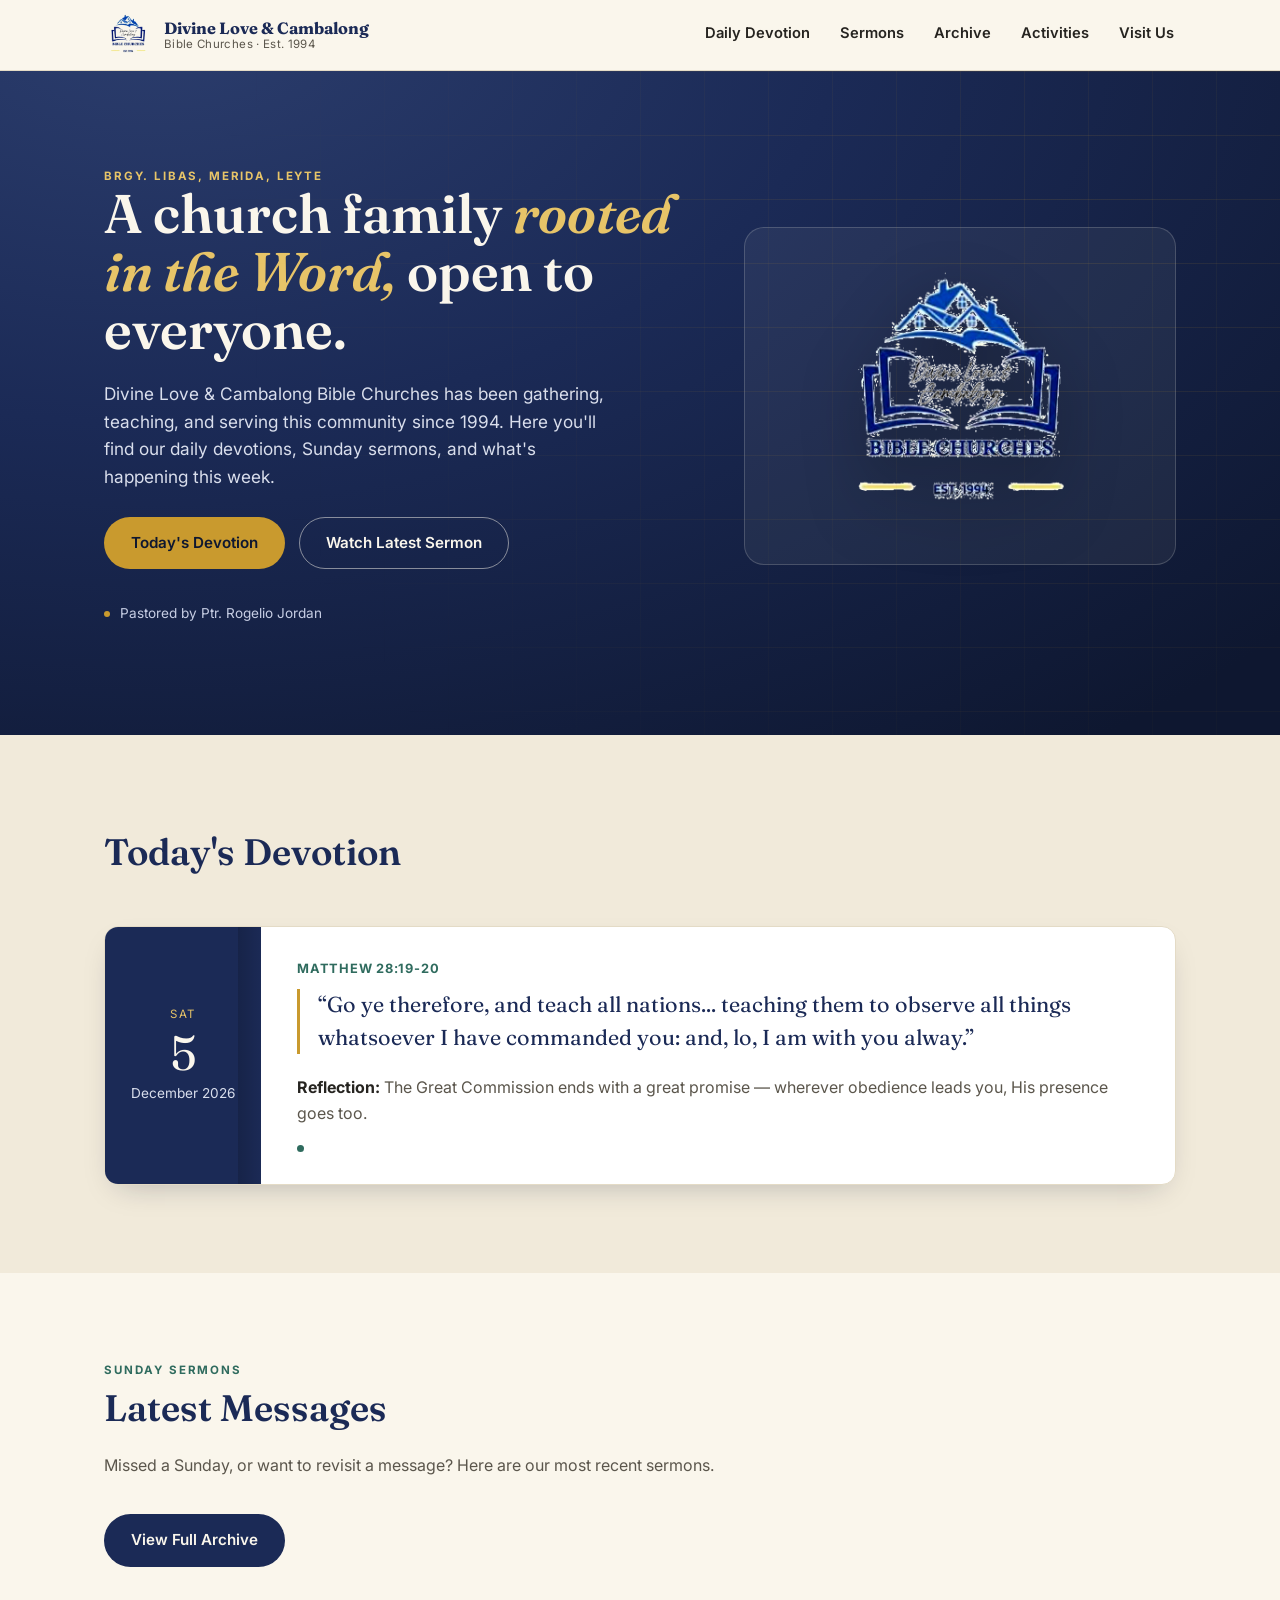
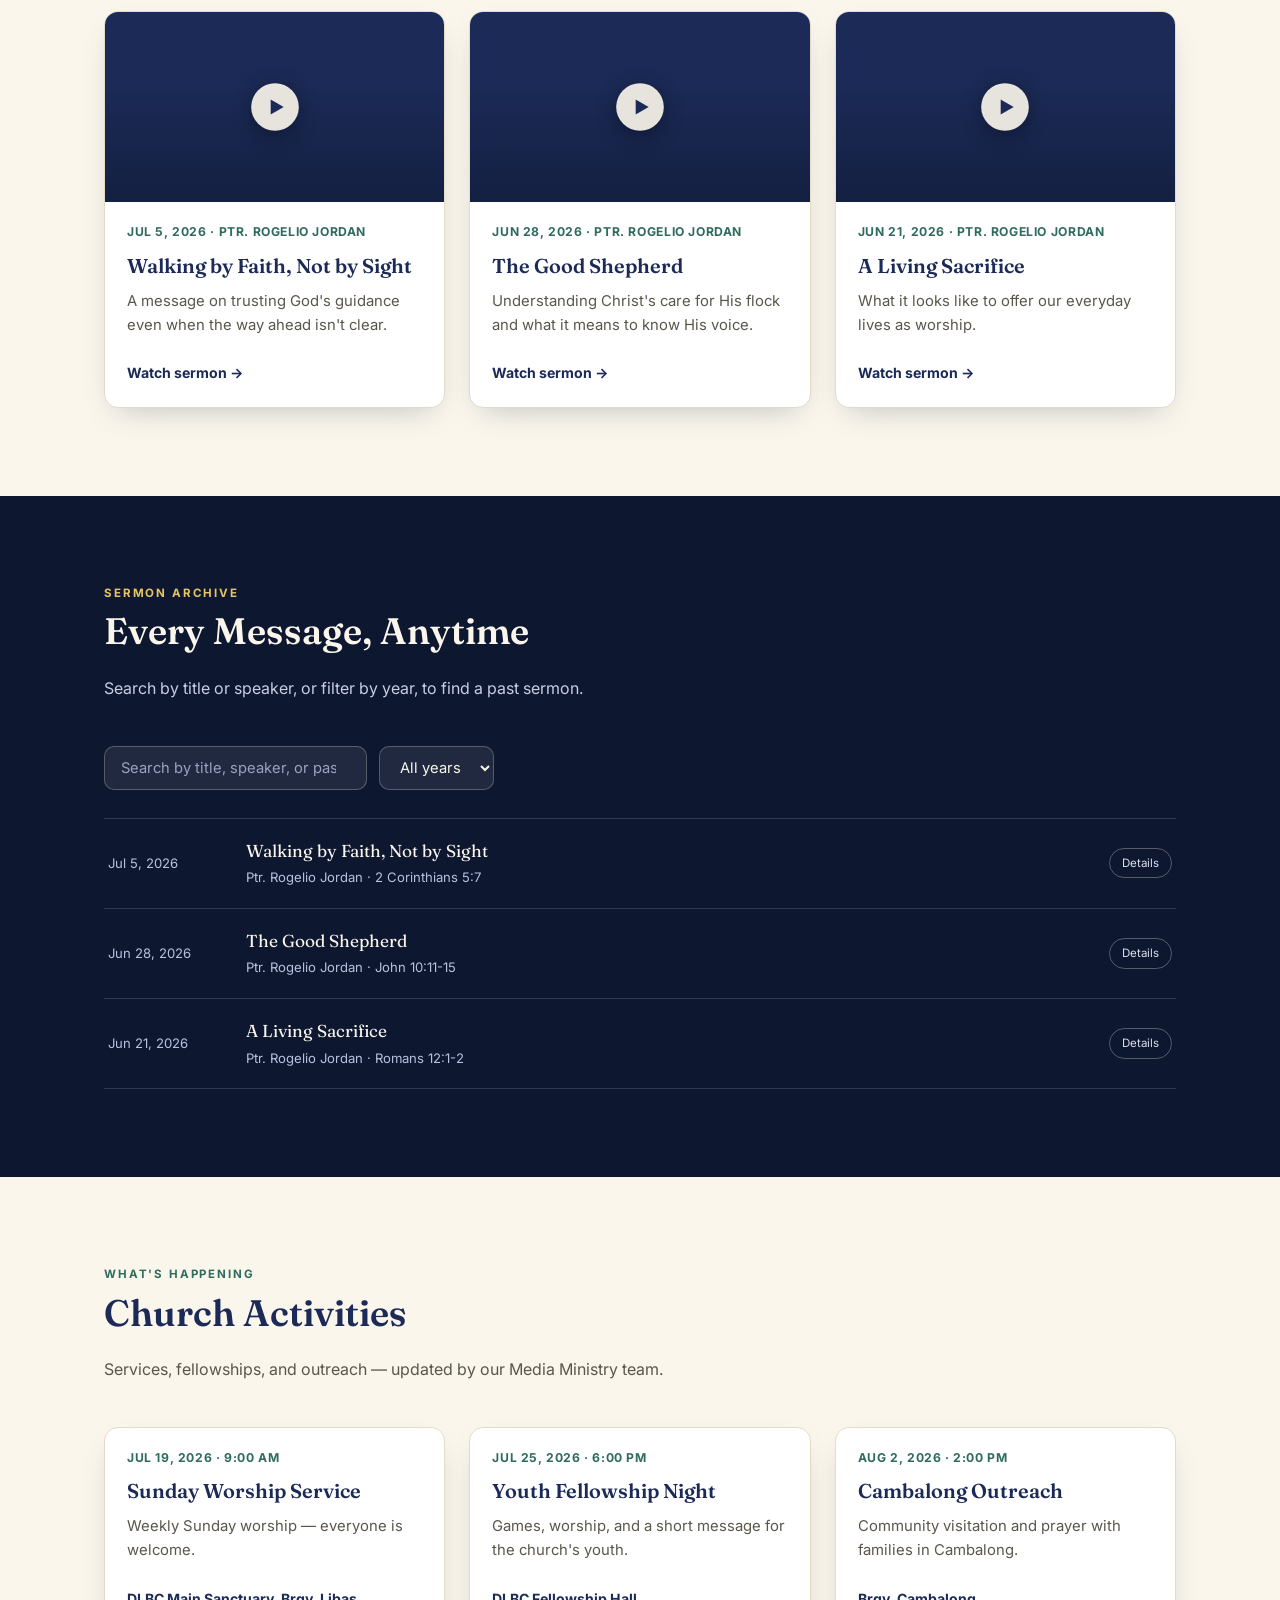
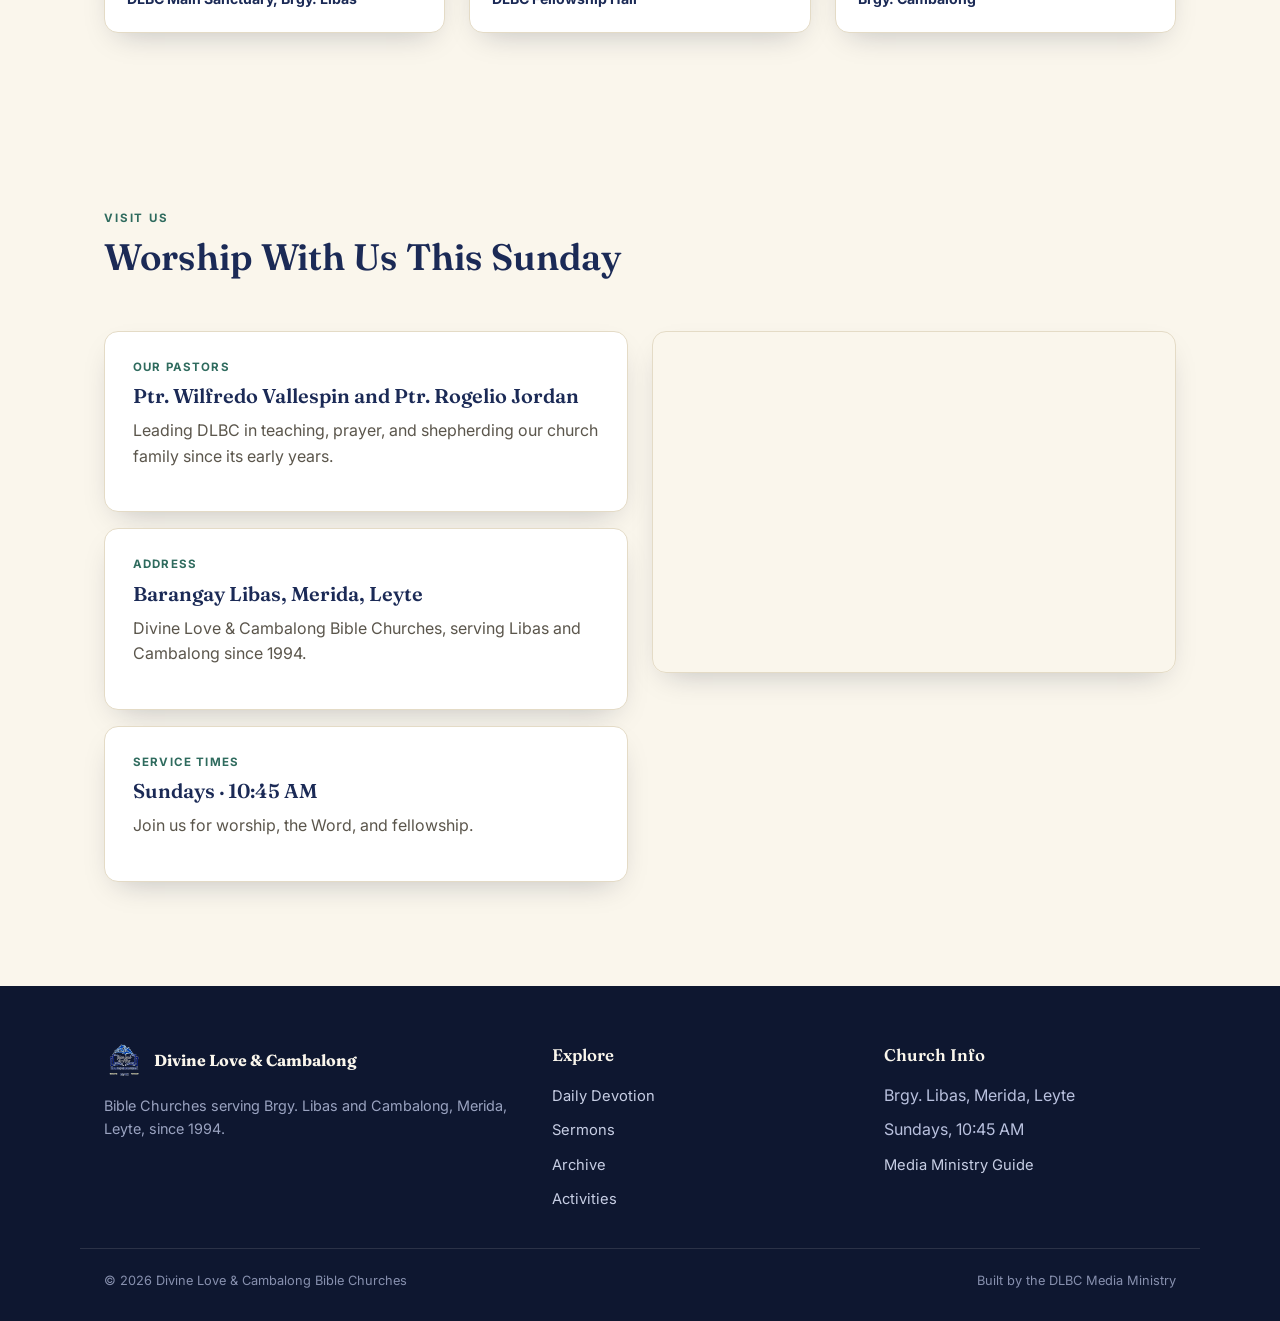
<file: index.html>
<!DOCTYPE html>
<html lang="en">
<head>
<meta charset="UTF-8">
<meta name="viewport" content="width=device-width, initial-scale=1.0">
<title>Divine Love &amp; Cambalong Bible Churches — Brgy. Libas, Merida, Leyte</title>
<meta name="description" content="Official website of Divine Love & Cambalong Bible Churches (DLBC), Brgy. Libas, Merida, Leyte. Daily devotions, Sunday sermons, and church activities.">
<link rel="icon" type="image/png" href="assets/dlbc-logo-256.png">
<link rel="preconnect" href="https://fonts.googleapis.com">
<link rel="preconnect" href="https://fonts.gstatic.com" crossorigin>
<link href="https://fonts.googleapis.com/css2?family=Fraunces:opsz,wght@9..144,500;9..144,600;9..144,700&family=Inter:wght@400;500;600;700&display=swap" rel="stylesheet">
<link rel="stylesheet" href="assets/styles.css">
</head>
<body>

<header class="site-header">
  <div class="container">
    <a class="brand" href="#top">
      <img src="assets/dlbc-logo.png" alt="DLBC logo">
      <span class="brand-text">
        <strong>Divine Love &amp; Cambalong</strong>
        <span>Bible Churches &middot; Est. 1994</span>
      </span>
    </a>
    <nav class="main-nav" id="main-nav">
      <a href="#devotion">Daily Devotion</a>
      <a href="#sermons">Sermons</a>
      <a href="#archive">Archive</a>
      <a href="#activities">Activities</a>
      <a href="#about">Visit Us</a>
    </nav>
    <button class="nav-toggle" id="nav-toggle" aria-label="Toggle menu">&#9776;</button>
  </div>
</header>

<main id="top">

  <!-- HERO -->
  <section class="hero">
    <div class="container">
      <div>
        <div class="eyebrow hero-eyebrow">Brgy. Libas, Merida, Leyte</div>
        <h1>A church family <em>rooted in the Word,</em> open to everyone.</h1>
        <p class="lede">Divine Love &amp; Cambalong Bible Churches has been gathering, teaching, and serving this community since 1994. Here you'll find our daily devotions, Sunday sermons, and what's happening this week.</p>
        <div class="hero-actions">
          <a href="#devotion" class="btn btn-gold">Today's Devotion</a>
          <a href="#sermons" class="btn btn-outline">Watch Latest Sermon</a>
        </div>
        <div class="hero-badge"><span class="dot"></span> Pastored by Ptr. Rogelio Jordan</div>
      </div>
      <div class="hero-mark"><img src="assets/dlbc-logo.png" alt="DLBC logo — house, open Bible, and church name"></div>
    </div>
  </section>

  <!-- DAILY DEVOTION -->
  <section class="section devotion-wrap" id="devotion">
    <div class="container">
      <div class="section-head">
        <div class="eyebrow"></div>
        <h2>Today's Devotion</h2>
        <p></p>
      </div>
      <div class="devotion-card">
        <div class="devotion-date">
          <span class="dow" id="devotion-dow">&nbsp;</span>
          <span class="dom" id="devotion-dom">&nbsp;</span>
          <span class="moy" id="devotion-moy">&nbsp;</span>
        </div>
        <div class="devotion-body">
          <div class="devotion-ref" id="devotion-ref">&nbsp;</div>
          <p class="devotion-verse" id="devotion-verse">Loading today's verse&hellip;</p>
          <p class="devotion-reflection" id="devotion-reflection"></p>
          <div class="devotion-foot"><span class="pulse"></span></div>
        </div>
      </div>
    </div>
  </section>

  <!-- SERMONS -->
  <section class="section" id="sermons">
    <div class="container">
      <div class="row-between section-head">
        <div>
          <div class="eyebrow">Sunday Sermons</div>
          <h2>Latest Messages</h2>
          <p>Missed a Sunday, or want to revisit a message? Here are our most recent sermons.</p>
        </div>
        <a href="#archive" class="btn btn-navy">View Full Archive</a>
      </div>
      <div class="grid cols-3" id="sermons-latest">
        <p class="state-msg">Loading sermons&hellip;</p>
      </div>
    </div>
  </section>

  <!-- ARCHIVE -->
  <section class="section archive-wrap" id="archive">
    <div class="container">
      <div class="section-head">
        <div class="eyebrow" style="color:var(--gold-soft)">Sermon Archive</div>
        <h2>Every Message, Anytime</h2>
        <p>Search by title or speaker, or filter by year, to find a past sermon.</p>
      </div>
      <div class="archive-controls">
        <input type="search" id="archive-search" placeholder="Search by title, speaker, or passage&hellip;">
        <select id="archive-year"><option value="">All years</option></select>
      </div>
      <div class="archive-list" id="archive-list">
        <p class="state-msg">Loading archive&hellip;</p>
      </div>
    </div>
  </section>

  <!-- ACTIVITIES -->
  <section class="section" id="activities">
    <div class="container">
      <div class="section-head">
        <div class="eyebrow">What's Happening</div>
        <h2>Church Activities</h2>
        <p>Services, fellowships, and outreach — updated by our Media Ministry team.</p>
      </div>
      <div class="grid cols-3" id="activities-list">
        <p class="state-msg">Loading activities&hellip;</p>
      </div>
    </div>
  </section>

  <!-- ABOUT / VISIT -->
  <section class="section about-wrap" id="about">
    <div class="container">
      <div class="section-head">
        <div class="eyebrow">Visit Us</div>
        <h2>Worship With Us This Sunday</h2>
      </div>
      <div class="grid">
        <div>
          <div class="info-block">
            <div class="label">Our Pastors</div>
            <h3>Ptr. Wilfredo Vallespin and Ptr. Rogelio Jordan</h3>
            <p>Leading DLBC in teaching, prayer, and shepherding our church family since its early years.</p>
          </div>
          <div class="info-block">
            <div class="label">Address</div>
            <h3>Barangay Libas, Merida, Leyte</h3>
            <p>Divine Love &amp; Cambalong Bible Churches, serving Libas and Cambalong since 1994.</p>
          </div>
          <div class="info-block">
            <div class="label">Service Times</div>
            <h3>Sundays &middot; 10:45 AM</h3>
            <p>Join us for worship, the Word, and fellowship.</p>
          </div>
        </div>
        <div class="map-frame">
          <iframe src="https://www.google.com/maps?q=Barangay+Libas,+Merida,+Leyte,+Philippines&output=embed" loading="lazy" title="Map to Barangay Libas, Merida, Leyte"></iframe>
        </div>
      </div>
    </div>
  </section>

</main>

<footer class="site-footer">
  <div class="container">
    <div>
      <div class="brand-foot"><img src="assets/dlbc-logo.png" alt="DLBC logo"><strong>Divine Love &amp; Cambalong</strong></div>
      <p>Bible Churches serving Brgy. Libas and Cambalong, Merida, Leyte, since 1994.</p>
    </div>
    <div>
      <h4>Explore</h4>
      <ul>
        <li><a href="#devotion">Daily Devotion</a></li>
        <li><a href="#sermons">Sermons</a></li>
        <li><a href="#archive">Archive</a></li>
        <li><a href="#activities">Activities</a></li>
      </ul>
    </div>
    <div>
      <h4>Church Info</h4>
      <ul>
        <li>Brgy. Libas, Merida, Leyte</li>
        <li>Sundays, 10:45 AM</li>
        <li><a href="guide.html">Media Ministry Guide</a></li>
      </ul>
    </div>
  </div>
  <div class="footer-bottom">
    <span>&copy; <span id="year"></span> Divine Love &amp; Cambalong Bible Churches</span>
    <span>Built by the DLBC Media Ministry</span>
  </div>
</footer>

<script src="assets/devotions.js"></script>
<script src="assets/app.js"></script>
</body>
</html>
</file>
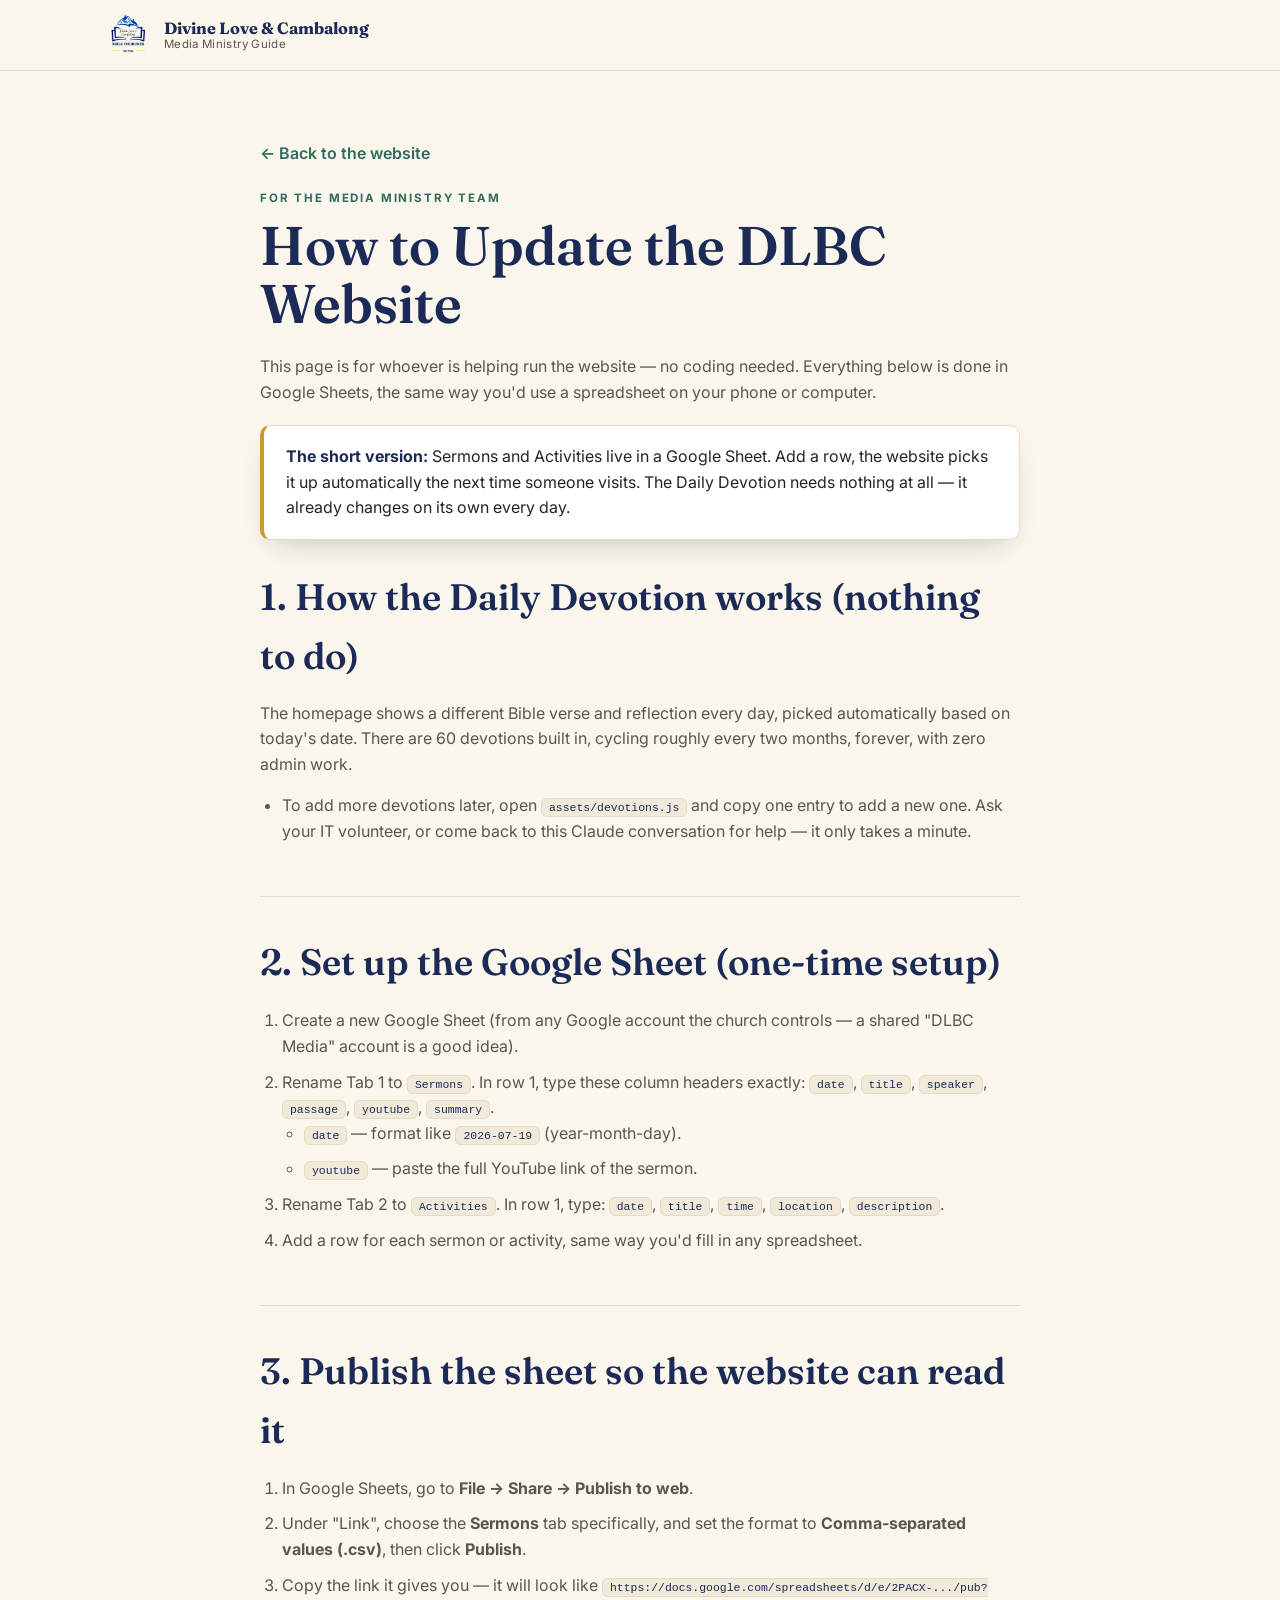
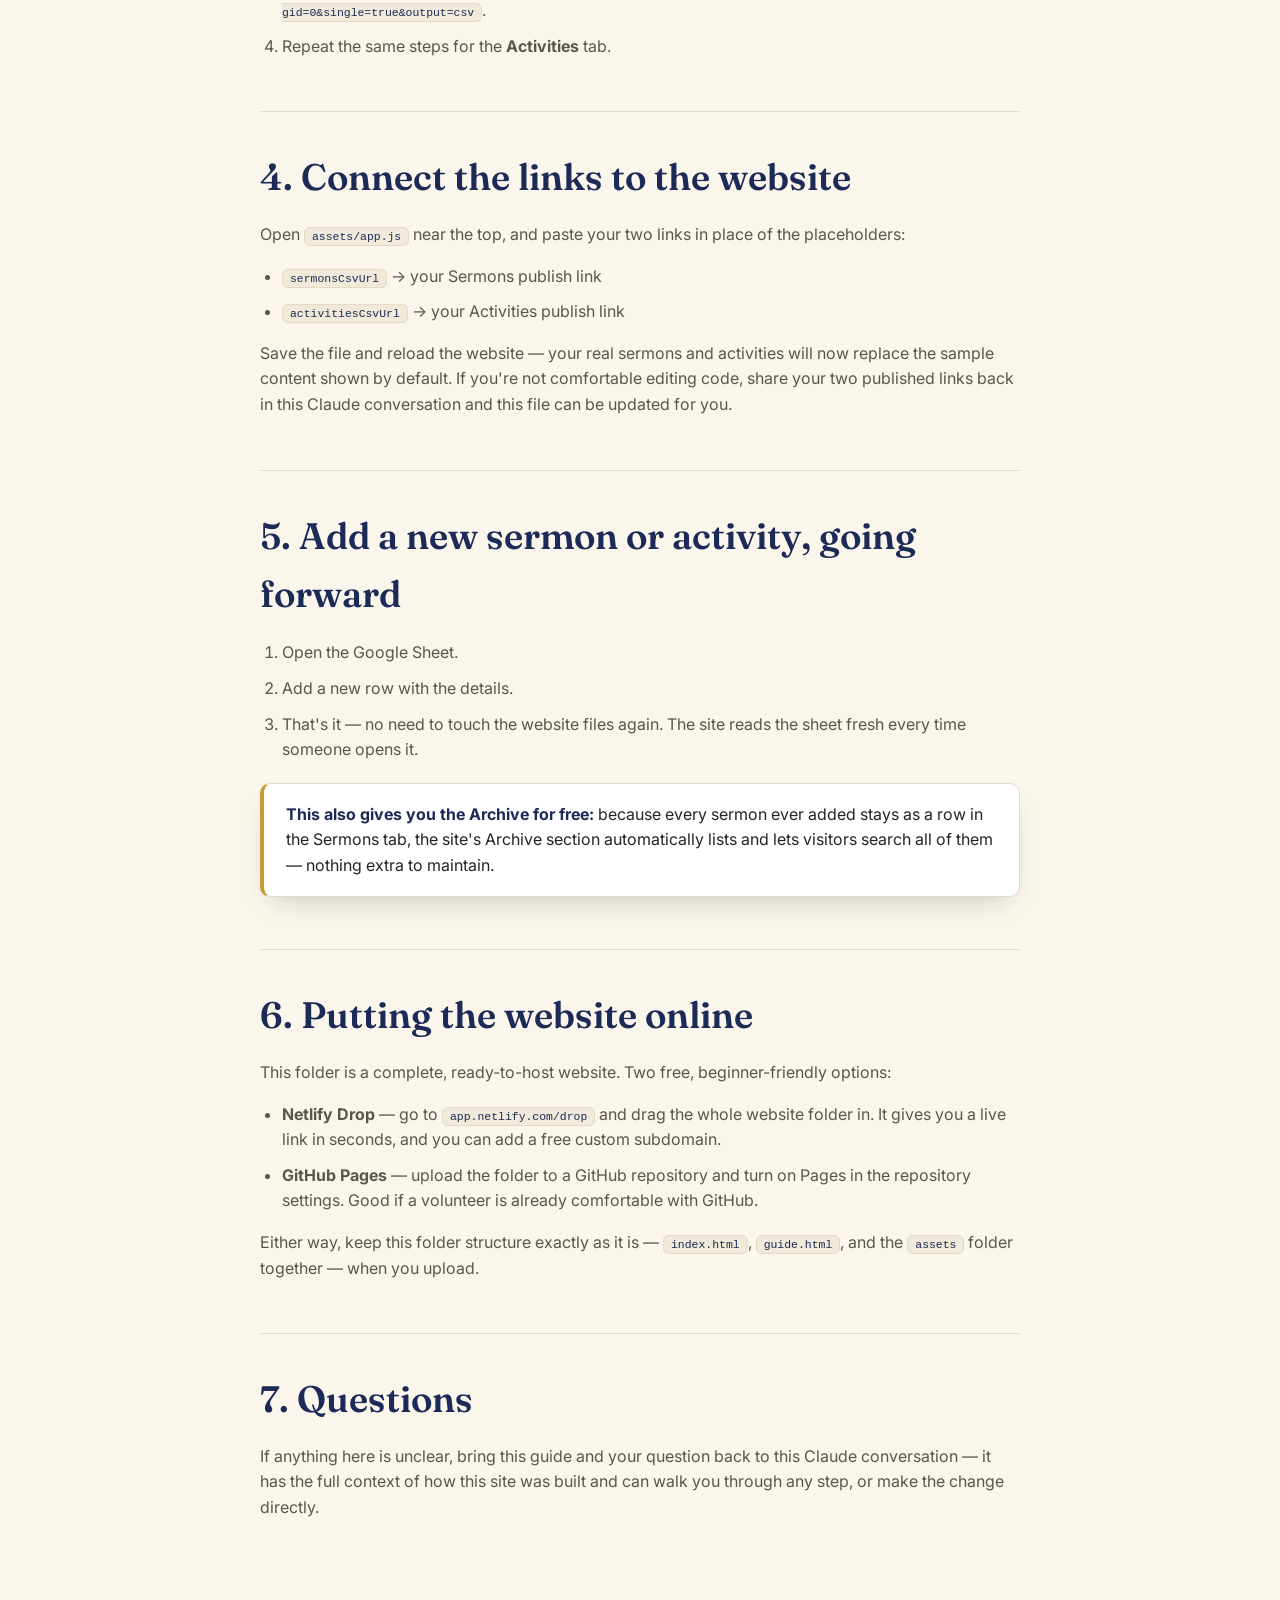
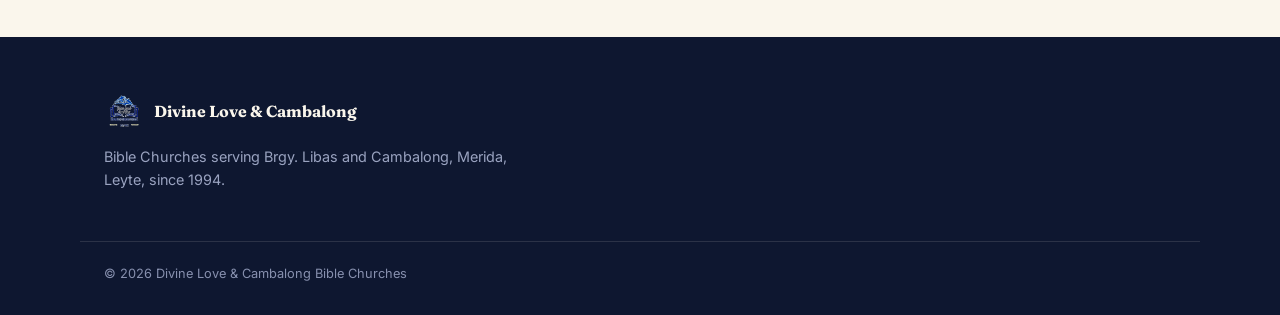
<file: guide.html>
<!DOCTYPE html>
<html lang="en">
<head>
<meta charset="UTF-8">
<meta name="viewport" content="width=device-width, initial-scale=1.0">
<title>Media Ministry Guide — DLBC Website</title>
<link rel="icon" type="image/png" href="assets/dlbc-logo-256.png">
<link rel="preconnect" href="https://fonts.googleapis.com">
<link href="https://fonts.googleapis.com/css2?family=Fraunces:opsz,wght@9..144,500;9..144,600;9..144,700&family=Inter:wght@400;500;600;700&display=swap" rel="stylesheet">
<link rel="stylesheet" href="assets/styles.css">
<style>
  .guide{padding:70px 0 100px;max-width:760px;margin:0 auto;}
  .guide .eyebrow{margin-bottom:10px;}
  .guide h2{margin-top:52px;border-top:1px solid var(--line);padding-top:36px;}
  .guide h2:first-of-type{border-top:none;padding-top:0;margin-top:28px;}
  .guide ol, .guide ul{padding-left:22px;}
  .guide li{margin-bottom:10px;color:var(--ink-soft);}
  .guide code{background:var(--paper-dim);border:1px solid var(--line);border-radius:6px;padding:2px 7px;font-size:.88em;color:var(--navy);}
  .callout{background:#fff;border:1px solid var(--line);border-left:4px solid var(--gold);border-radius:10px;padding:18px 22px;margin:20px 0;box-shadow:var(--shadow);}
  .callout strong{color:var(--navy);}
  .back-link{display:inline-block;margin-bottom:22px;font-weight:600;color:var(--sea);text-decoration:none;}
</style>
</head>
<body>

<header class="site-header">
  <div class="container">
    <a class="brand" href="index.html">
      <img src="assets/dlbc-logo.png" alt="DLBC logo">
      <span class="brand-text">
        <strong>Divine Love &amp; Cambalong</strong>
        <span>Media Ministry Guide</span>
      </span>
    </a>
  </div>
</header>

<div class="guide container">
  <a class="back-link" href="index.html">&larr; Back to the website</a>
  <div class="eyebrow">For the Media Ministry Team</div>
  <h1>How to Update the DLBC Website</h1>
  <p>This page is for whoever is helping run the website — no coding needed. Everything below is done in Google Sheets, the same way you'd use a spreadsheet on your phone or computer.</p>

  <div class="callout"><strong>The short version:</strong> Sermons and Activities live in a Google Sheet. Add a row, the website picks it up automatically the next time someone visits. The Daily Devotion needs nothing at all — it already changes on its own every day.</div>

  <h2>1. How the Daily Devotion works (nothing to do)</h2>
  <p>The homepage shows a different Bible verse and reflection every day, picked automatically based on today's date. There are 60 devotions built in, cycling roughly every two months, forever, with zero admin work.</p>
  <ul>
    <li>To add more devotions later, open <code>assets/devotions.js</code> and copy one entry to add a new one. Ask your IT volunteer, or come back to this Claude conversation for help — it only takes a minute.</li>
  </ul>

  <h2>2. Set up the Google Sheet (one-time setup)</h2>
  <ol>
    <li>Create a new Google Sheet (from any Google account the church controls — a shared "DLBC Media" account is a good idea).</li>
    <li>Rename Tab 1 to <code>Sermons</code>. In row 1, type these column headers exactly: <code>date</code>, <code>title</code>, <code>speaker</code>, <code>passage</code>, <code>youtube</code>, <code>summary</code>.
      <ul>
        <li><code>date</code> — format like <code>2026-07-19</code> (year-month-day).</li>
        <li><code>youtube</code> — paste the full YouTube link of the sermon.</li>
      </ul>
    </li>
    <li>Rename Tab 2 to <code>Activities</code>. In row 1, type: <code>date</code>, <code>title</code>, <code>time</code>, <code>location</code>, <code>description</code>.</li>
    <li>Add a row for each sermon or activity, same way you'd fill in any spreadsheet.</li>
  </ol>

  <h2>3. Publish the sheet so the website can read it</h2>
  <ol>
    <li>In Google Sheets, go to <strong>File &rarr; Share &rarr; Publish to web</strong>.</li>
    <li>Under "Link", choose the <strong>Sermons</strong> tab specifically, and set the format to <strong>Comma-separated values (.csv)</strong>, then click <strong>Publish</strong>.</li>
    <li>Copy the link it gives you — it will look like <code>https://docs.google.com/spreadsheets/d/e/2PACX-.../pub?gid=0&single=true&output=csv</code>.</li>
    <li>Repeat the same steps for the <strong>Activities</strong> tab.</li>
  </ol>

  <h2>4. Connect the links to the website</h2>
  <p>Open <code>assets/app.js</code> near the top, and paste your two links in place of the placeholders:</p>
  <ul>
    <li><code>sermonsCsvUrl</code> &rarr; your Sermons publish link</li>
    <li><code>activitiesCsvUrl</code> &rarr; your Activities publish link</li>
  </ul>
  <p>Save the file and reload the website — your real sermons and activities will now replace the sample content shown by default. If you're not comfortable editing code, share your two published links back in this Claude conversation and this file can be updated for you.</p>

  <h2>5. Add a new sermon or activity, going forward</h2>
  <ol>
    <li>Open the Google Sheet.</li>
    <li>Add a new row with the details.</li>
    <li>That's it — no need to touch the website files again. The site reads the sheet fresh every time someone opens it.</li>
  </ol>
  <div class="callout"><strong>This also gives you the Archive for free:</strong> because every sermon ever added stays as a row in the Sermons tab, the site's Archive section automatically lists and lets visitors search all of them — nothing extra to maintain.</div>

  <h2>6. Putting the website online</h2>
  <p>This folder is a complete, ready-to-host website. Two free, beginner-friendly options:</p>
  <ul>
    <li><strong>Netlify Drop</strong> — go to <code>app.netlify.com/drop</code> and drag the whole website folder in. It gives you a live link in seconds, and you can add a free custom subdomain.</li>
    <li><strong>GitHub Pages</strong> — upload the folder to a GitHub repository and turn on Pages in the repository settings. Good if a volunteer is already comfortable with GitHub.</li>
  </ul>
  <p>Either way, keep this folder structure exactly as it is — <code>index.html</code>, <code>guide.html</code>, and the <code>assets</code> folder together — when you upload.</p>

  <h2>7. Questions</h2>
  <p>If anything here is unclear, bring this guide and your question back to this Claude conversation — it has the full context of how this site was built and can walk you through any step, or make the change directly.</p>
</div>

<footer class="site-footer">
  <div class="container">
    <div>
      <div class="brand-foot"><img src="assets/dlbc-logo.png" alt="DLBC logo"><strong>Divine Love &amp; Cambalong</strong></div>
      <p>Bible Churches serving Brgy. Libas and Cambalong, Merida, Leyte, since 1994.</p>
    </div>
  </div>
  <div class="footer-bottom">
    <span>&copy; <span id="year"></span> Divine Love &amp; Cambalong Bible Churches</span>
  </div>
</footer>
<script>document.getElementById('year').textContent = new Date().getFullYear();</script>
</body>
</html>
</file>
<file: assets/styles.css>
/* ==========================================================================
   Divine Love & Cambalong Bible Churches — Site Styles
   Design tokens: navy (identity) + gold (accent) + sea green (place) + paper
   ========================================================================== */

:root{
  --navy: #1B2A56;
  --navy-deep: #0E1730;
  --navy-soft: #2C3E6E;
  --gold: #C99A2E;
  --gold-soft: #E7C468;
  --sea: #2F6B5E;
  --sea-soft: #4C8B7C;
  --paper: #FAF6EC;
  --paper-dim: #F1EADA;
  --ink: #262420;
  --ink-soft: #5B564C;
  --line: #E4DBC6;
  --radius: 14px;
  --shadow: 0 12px 30px -14px rgba(14,23,48,.28);
  --font-display: "Fraunces", Georgia, serif;
  --font-body: "Inter", -apple-system, BlinkMacSystemFont, "Segoe UI", sans-serif;
  --container: 1120px;
}

*{box-sizing:border-box;}
html{scroll-behavior:smooth;}
body{
  margin:0;
  font-family:var(--font-body);
  color:var(--ink);
  background:var(--paper);
  line-height:1.6;
}
img{max-width:100%;display:block;}
a{color:inherit;}
.container{max-width:var(--container);margin:0 auto;padding:0 24px;}
.eyebrow{
  font-family:var(--font-body);
  font-size:.72rem;
  letter-spacing:.16em;
  text-transform:uppercase;
  font-weight:700;
  color:var(--sea);
}
h1,h2,h3{font-family:var(--font-display);font-weight:600;color:var(--navy);margin:0 0 .4em;}
h1{font-size:clamp(2.2rem,5vw,3.4rem);line-height:1.06;font-weight:600;}
h2{font-size:clamp(1.7rem,3.4vw,2.3rem);}
h3{font-size:1.25rem;}
p{margin:0 0 1em;color:var(--ink-soft);}
.section{padding:88px 0;}
.section-head{max-width:640px;margin-bottom:44px;}
.section-head p{margin-top:12px;}
:focus-visible{outline:3px solid var(--gold);outline-offset:3px;}

/* Buttons */
.btn{
  display:inline-flex;align-items:center;gap:8px;
  padding:13px 26px;border-radius:999px;
  font-weight:600;font-size:.95rem;
  text-decoration:none;border:1.5px solid transparent;
  cursor:pointer;transition:transform .15s ease, background .15s ease, color .15s ease;
}
.btn:hover{transform:translateY(-2px);}
.btn-gold{background:var(--gold);color:var(--navy-deep);}
.btn-gold:hover{background:var(--gold-soft);}
.btn-outline{border-color:rgba(250,246,236,.5);color:var(--paper);}
.btn-outline:hover{background:rgba(250,246,236,.12);}
.btn-navy{background:var(--navy);color:var(--paper);}
.btn-navy:hover{background:var(--navy-soft);}

/* Header */
.site-header{
  position:sticky;top:0;z-index:40;
  background:rgba(250,246,236,.92);backdrop-filter:blur(8px);
  border-bottom:1px solid var(--line);
}
.site-header .container{display:flex;align-items:center;justify-content:space-between;gap:16px;padding-top:12px;padding-bottom:12px;}
.brand{display:flex;align-items:center;gap:12px;text-decoration:none;}
.brand img{height:46px;width:auto;}
.brand-text{line-height:1.15;}
.brand-text strong{display:block;font-family:var(--font-display);color:var(--navy);font-size:1.02rem;}
.brand-text span{display:block;font-size:.72rem;color:var(--ink-soft);letter-spacing:.03em;}
nav.main-nav{display:flex;gap:26px;}
nav.main-nav a{font-size:.92rem;font-weight:600;text-decoration:none;color:var(--ink);padding:6px 2px;border-bottom:2px solid transparent;}
nav.main-nav a:hover{border-color:var(--gold);}
.nav-toggle{display:none;background:none;border:none;font-size:1.6rem;color:var(--navy);cursor:pointer;}

/* Hero */
.hero{
  position:relative;overflow:hidden;
  background:radial-gradient(120% 140% at 12% -10%, var(--navy-soft) 0%, var(--navy) 45%, var(--navy-deep) 100%);
  color:var(--paper);
  padding:96px 0 110px;
}
.hero::after{
  content:"";position:absolute;inset:0;
  background-image:
    linear-gradient(rgba(201,154,46,.14) 1px, transparent 1px),
    linear-gradient(90deg, rgba(201,154,46,.08) 1px, transparent 1px);
  background-size:64px 64px;
  mask-image:radial-gradient(circle at 80% 20%, black, transparent 70%);
  pointer-events:none;
}
.hero .container{position:relative;display:grid;grid-template-columns:1.15fr .85fr;gap:56px;align-items:center;}
.hero-eyebrow{color:var(--gold-soft);}
.hero h1{color:var(--paper);}
.hero h1 em{font-style:italic;color:var(--gold-soft);}
.hero p.lede{color:#D9DEEC;font-size:1.08rem;max-width:46ch;}
.hero-actions{display:flex;gap:14px;flex-wrap:wrap;margin-top:26px;}
.hero-badge{
  display:flex;align-items:center;gap:10px;margin-top:34px;
  font-size:.85rem;color:#C7CEE4;
}
.hero-badge .dot{width:6px;height:6px;border-radius:50%;background:var(--gold);}
.hero-mark{
  background:rgba(250,246,236,.06);
  border:1px solid rgba(250,246,236,.18);
  border-radius:20px;padding:34px;
  display:flex;align-items:center;justify-content:center;
}
.hero-mark img{width:100%;max-width:280px;filter:drop-shadow(0 18px 30px rgba(0,0,0,.35));}

/* Devotion — signature "open book" card */
.devotion-wrap{background:var(--paper-dim);}
.devotion-card{
  position:relative;
  background:#fff;
  border-radius:var(--radius);
  box-shadow:var(--shadow);
  padding:0;
  display:grid;grid-template-columns:auto 1fr;
  overflow:hidden;
  border:1px solid var(--line);
}
.devotion-date{
  background:var(--navy);color:var(--paper);
  padding:30px 26px;min-width:150px;
  display:flex;flex-direction:column;justify-content:center;align-items:center;text-align:center;
  position:relative;
}
.devotion-date .dow{font-size:.72rem;letter-spacing:.14em;text-transform:uppercase;color:var(--gold-soft);}
.devotion-date .dom{font-family:var(--font-display);font-size:3rem;line-height:1;margin:6px 0;}
.devotion-date .moy{font-size:.85rem;color:#D9DEEC;}
.devotion-date::after{
  content:"";position:absolute;right:-1px;top:0;bottom:0;width:24px;
  background:linear-gradient(90deg, rgba(0,0,0,.16), transparent);
}
.devotion-body{padding:32px 36px;}
.devotion-ref{color:var(--sea);font-weight:700;font-size:.8rem;letter-spacing:.06em;text-transform:uppercase;margin-bottom:10px;}
.devotion-verse{
  font-family:var(--font-display);font-size:1.35rem;line-height:1.5;color:var(--navy);
  padding-left:18px;border-left:3px solid var(--gold);
}
.devotion-reflection{margin-top:18px;color:var(--ink-soft);}
.devotion-reflection strong{color:var(--ink);}
.devotion-foot{margin-top:18px;font-size:.82rem;color:var(--ink-soft);display:flex;align-items:center;gap:8px;}
.devotion-foot .pulse{width:7px;height:7px;border-radius:50%;background:var(--sea);animation:pulse 2s infinite;}
@keyframes pulse{0%,100%{opacity:1;}50%{opacity:.35;}}

/* Cards grid (sermons / activities) */
.grid{display:grid;gap:24px;}
.grid.cols-3{grid-template-columns:repeat(3,1fr);}
.card{
  background:#fff;border:1px solid var(--line);border-radius:var(--radius);
  overflow:hidden;box-shadow:var(--shadow);display:flex;flex-direction:column;
}
.card .thumb{
  aspect-ratio:16/9;background:var(--navy);position:relative;overflow:hidden;
}
.card .thumb img{width:100%;height:100%;object-fit:cover;}
.card .thumb .play{
  position:absolute;inset:0;display:flex;align-items:center;justify-content:center;
  background:linear-gradient(180deg, rgba(14,23,48,0) 40%, rgba(14,23,48,.55) 100%);
}
.card .thumb .play svg{width:52px;height:52px;filter:drop-shadow(0 4px 10px rgba(0,0,0,.4));}
.card .body{padding:20px 22px 22px;flex:1;display:flex;flex-direction:column;}
.card .meta{font-size:.76rem;letter-spacing:.05em;text-transform:uppercase;color:var(--sea);font-weight:700;margin-bottom:8px;}
.card h3{margin-bottom:8px;}
.card p{font-size:.93rem;flex:1;}
.card .link{font-weight:700;font-size:.88rem;color:var(--navy);text-decoration:none;margin-top:10px;}
.card .link:hover{color:var(--sea);}

/* Sermons section header row */
.row-between{display:flex;align-items:flex-end;justify-content:space-between;gap:20px;flex-wrap:wrap;}

/* Archive */
.archive-wrap{background:var(--navy-deep);color:var(--paper);}
.archive-wrap .section-head h2{color:var(--paper);}
.archive-wrap .section-head p{color:#C7CEE4;}
.archive-controls{display:flex;gap:12px;flex-wrap:wrap;margin-bottom:28px;}
.archive-controls input,.archive-controls select{
  background:rgba(250,246,236,.08);border:1px solid rgba(250,246,236,.25);
  color:var(--paper);padding:11px 16px;border-radius:10px;font-size:.92rem;font-family:var(--font-body);
}
.archive-controls input::placeholder{color:#9AA3C0;}
.archive-list{display:flex;flex-direction:column;border-top:1px solid rgba(250,246,236,.15);}
.archive-row{
  display:grid;grid-template-columns:120px 1fr auto;gap:18px;align-items:center;
  padding:18px 4px;border-bottom:1px solid rgba(250,246,236,.15);
  text-decoration:none;color:var(--paper);
}
.archive-row:hover .archive-title{color:var(--gold-soft);}
.archive-row .archive-date{font-size:.82rem;color:#B9C1DE;}
.archive-title{font-family:var(--font-display);font-size:1.08rem;}
.archive-speaker{font-size:.82rem;color:#B9C1DE;}
.archive-row .chip{
  font-size:.72rem;border:1px solid rgba(250,246,236,.3);padding:5px 12px;border-radius:999px;color:#D9DEEC;white-space:nowrap;
}
.state-msg{color:#C7CEE4;font-size:.92rem;padding:24px 0;}
.devotion-wrap .state-msg, #sermons-latest .state-msg, #activities-list .state-msg{color:var(--ink-soft);}

/* About / Visit */
.about-wrap .grid{grid-template-columns:1fr 1fr;align-items:start;}
.info-block{background:#fff;border:1px solid var(--line);border-radius:var(--radius);padding:26px 28px;margin-bottom:16px;box-shadow:var(--shadow);}
.info-block h3{margin-bottom:6px;}
.info-block .label{font-size:.72rem;text-transform:uppercase;letter-spacing:.1em;color:var(--sea);font-weight:700;margin-bottom:4px;}
.map-frame{border:1px solid var(--line);border-radius:var(--radius);overflow:hidden;box-shadow:var(--shadow);}
.map-frame iframe{width:100%;height:100%;min-height:340px;border:0;display:block;}

/* Footer */
.site-footer{background:var(--navy-deep);color:#B9C1DE;padding:56px 0 30px;}
.site-footer .container{display:grid;grid-template-columns:1.4fr 1fr 1fr;gap:40px;}
.site-footer h4{color:var(--paper);font-family:var(--font-display);font-weight:600;margin:0 0 14px;font-size:1.05rem;}
.site-footer .brand-foot{display:flex;align-items:center;gap:10px;margin-bottom:14px;}
.site-footer .brand-foot img{height:38px;}
.site-footer .brand-foot strong{color:var(--paper);font-family:var(--font-display);}
.site-footer p{color:#9AA3C0;font-size:.9rem;}
.site-footer ul{list-style:none;padding:0;margin:0;display:flex;flex-direction:column;gap:9px;}
.site-footer a{text-decoration:none;color:#C7CEE4;font-size:.92rem;}
.site-footer a:hover{color:var(--gold-soft);}
.footer-bottom{
  max-width:var(--container);margin:36px auto 0;padding:22px 24px 0;
  border-top:1px solid rgba(250,246,236,.12);
  display:flex;justify-content:space-between;flex-wrap:wrap;gap:10px;
  font-size:.8rem;color:#8790AE;
}

/* Responsive */
@media (max-width:920px){
  .hero .container{grid-template-columns:1fr;}
  .hero-mark{order:-1;max-width:220px;margin:0 auto;}
  .grid.cols-3{grid-template-columns:repeat(2,1fr);}
  .about-wrap .grid{grid-template-columns:1fr;}
  .site-footer .container{grid-template-columns:1fr 1fr;}
}
@media (max-width:720px){
  nav.main-nav{
    position:absolute;top:100%;left:0;right:0;background:var(--paper);
    flex-direction:column;padding:14px 24px 20px;border-bottom:1px solid var(--line);
    display:none;gap:4px;
  }
  nav.main-nav.open{display:flex;}
  .nav-toggle{display:block;}
  .grid.cols-3{grid-template-columns:1fr;}
  .devotion-card{grid-template-columns:1fr;}
  .devotion-date{flex-direction:row;gap:10px;justify-content:center;padding:16px;}
  .devotion-date .dom{font-size:1.8rem;margin:0;}
  .devotion-date::after{display:none;}
  .archive-row{grid-template-columns:1fr;gap:4px;}
  .site-footer .container{grid-template-columns:1fr;}
  .section{padding:60px 0;}
}
</file>
